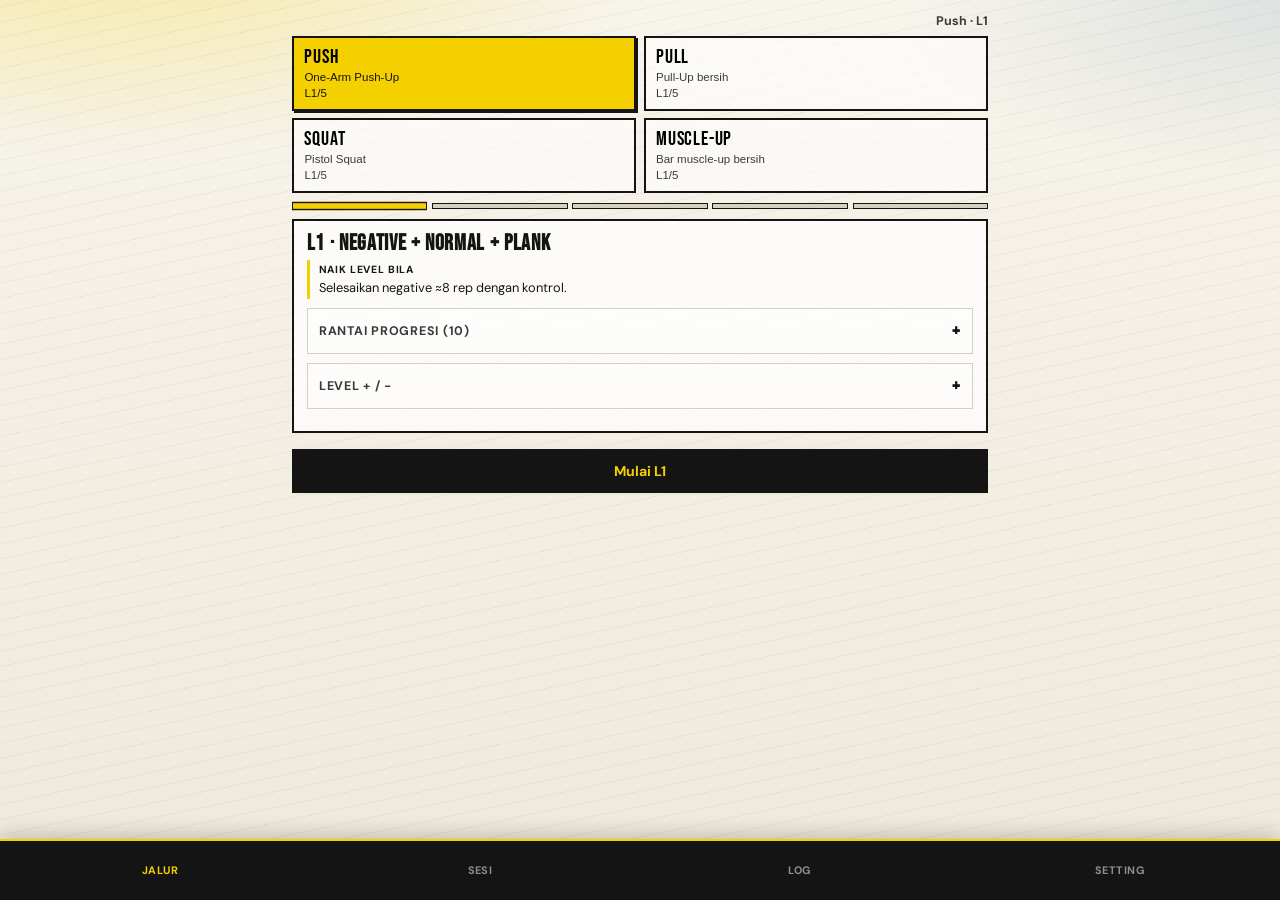
<file: index.html>
<!DOCTYPE html>
<html lang="id">
<head>
  <meta charset="UTF-8" />
  <meta name="viewport" content="width=device-width, initial-scale=1, viewport-fit=cover" />
  <meta name="theme-color" content="#f5d000" />
  <meta name="description" content="Tracker progresi calisthenics: Push, Pull, Squat, Muscle-up." />
  <meta name="apple-mobile-web-app-capable" content="yes" />
  <meta name="apple-mobile-web-app-status-bar-style" content="default" />
  <meta name="apple-mobile-web-app-title" content="Calisthenics" />
  <meta name="mobile-web-app-capable" content="yes" />
  <title>Calisthenics Tracker</title>
  <link rel="manifest" href="manifest.webmanifest" />
  <link rel="icon" type="image/png" sizes="192x192" href="icons/icon-192.png" />
  <link rel="apple-touch-icon" href="icons/icon-180.png" />
  <link rel="preconnect" href="https://fonts.googleapis.com" />
  <link rel="preconnect" href="https://fonts.gstatic.com" crossorigin />
  <link href="https://fonts.googleapis.com/css2?family=Bebas+Neue&family=DM+Sans:ital,opsz,wght@0,9..40,400;0,9..40,500;0,9..40,700;1,9..40,400&display=swap" rel="stylesheet" />
  <link rel="stylesheet" href="css/main.css" />
</head>
<body>
  <div class="app">
    <header class="hero">
      <div class="hero-level" id="heroLevel">L1</div>
    </header>

    <!-- HOME -->
    <section id="panel-home" class="panel active" role="tabpanel">
      <div class="path-grid" id="pathGrid"></div>
      <div id="pathDetail"></div>
    </section>

    <!-- WORKOUT -->
    <section id="panel-workout" class="panel" role="tabpanel">
      <div id="workoutView"></div>
    </section>

    <!-- HISTORY -->
    <section id="panel-history" class="panel" role="tabpanel">
      <div class="panel-head"><h2>Riwayat</h2></div>
      <div id="historyCalendar" class="log-calendar" aria-label="Kalender latihan"></div>
      <div id="historyList"></div>
      <div class="actions history-actions">
        <button type="button" class="btn secondary" id="btnExportHistory">Export</button>
        <button type="button" class="btn secondary" id="btnImportHistory">Import</button>
        <button type="button" class="btn ghost" id="btnReset">Reset data</button>
        <input type="file" id="importHistoryFile" accept="application/json,.json" hidden />
      </div>
    </section>

    <!-- SETTINGS -->
    <section id="panel-settings" class="panel" role="tabpanel">
      <div class="panel-head"><h2 id="settingsTitle">Setting</h2></div>
      <div id="settingsMenu" class="settings-menu"></div>
      <div id="settingsDashboard" class="settings-sub" hidden></div>
      <div id="settingsSchedule" class="settings-sub" hidden>
        <div class="schedule-options" id="scheduleOptions"></div>
        <div id="weekPreview"></div>
        <div id="baselineBlock" style="margin-top:0.65rem"></div>
      </div>
      <div id="settingsAbout" class="settings-sub about-card" hidden></div>
    </section>

  </div>

  <nav class="tabs" role="tablist" aria-label="Navigasi utama">
    <button class="tab" role="tab" aria-selected="true" data-tab="home">Jalur</button>
    <button class="tab" role="tab" aria-selected="false" data-tab="workout">Sesi</button>
    <button class="tab" role="tab" aria-selected="false" data-tab="history">Log</button>
    <button class="tab" role="tab" aria-selected="false" data-tab="settings">Setting</button>
  </nav>

  <div class="rest-bar" id="restBar" aria-live="polite">
    <div>
      <div class="rest-label">Istirahat</div>
      <div class="rest-time" id="restTime">0:00</div>
    </div>
    <div class="rest-actions">
      <button type="button" class="btn secondary" id="restSkip" style="background:var(--yellow);color:var(--ink)">Selesai</button>
      <button type="button" class="btn ghost" id="restAdd" style="color:var(--paper);border-color:#555">+30s</button>
    </div>
  </div>

  <div class="toast" id="toast" role="status"></div>

  <script type="module" src="js/main.js"></script>
</body>
</html>
</file>
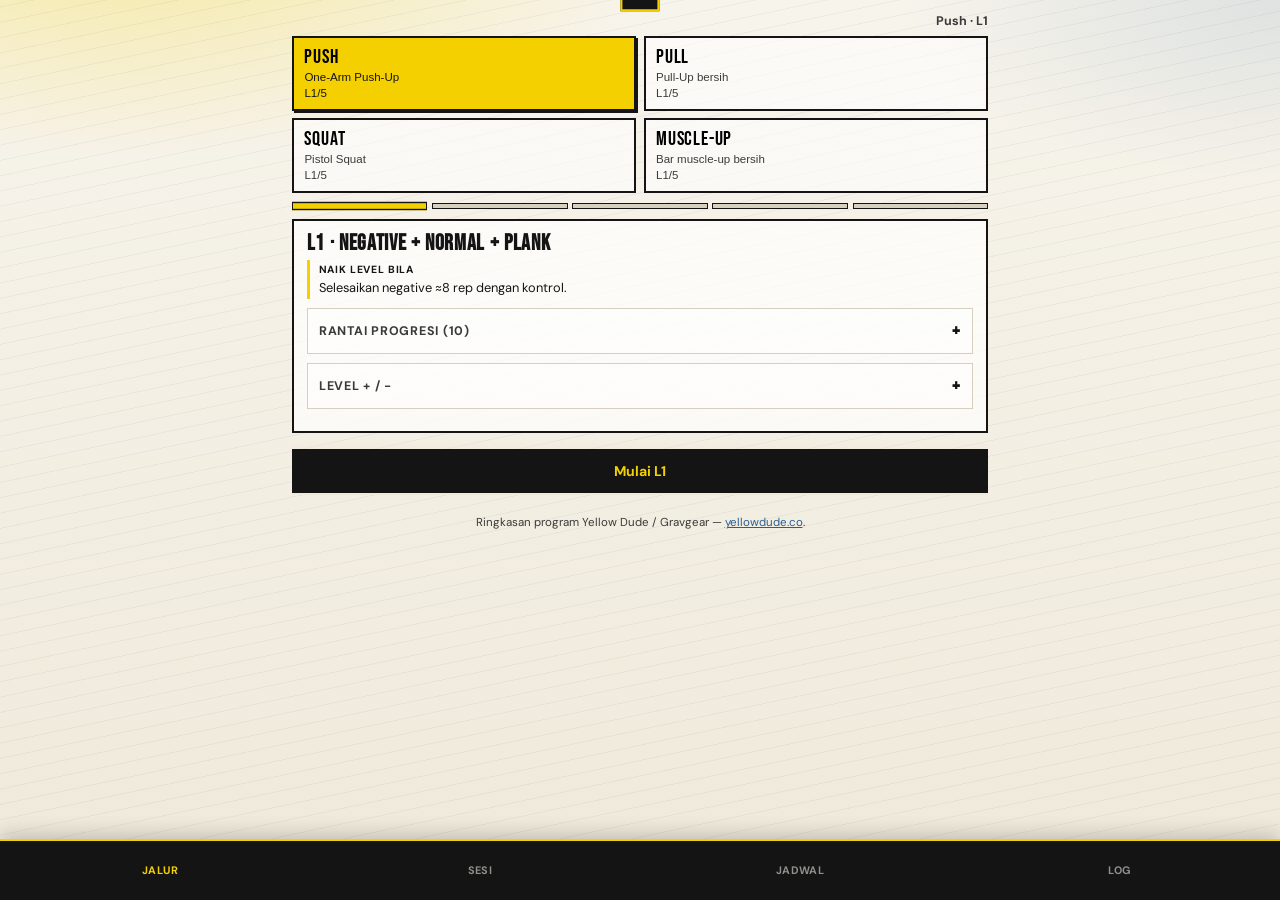
<file: app/index.html>
<!DOCTYPE html>
<html lang="id">
<head>
  <meta charset="UTF-8" />
  <meta name="viewport" content="width=device-width, initial-scale=1, viewport-fit=cover" />
  <meta name="theme-color" content="#f5d000" />
  <meta name="apple-mobile-web-app-capable" content="yes" />
  <meta name="apple-mobile-web-app-status-bar-style" content="default" />
  <meta name="mobile-web-app-capable" content="yes" />
  <title>Yellow Dude — Program Tracker</title>
  <link rel="preconnect" href="https://fonts.googleapis.com" />
  <link rel="preconnect" href="https://fonts.gstatic.com" crossorigin />
  <link href="https://fonts.googleapis.com/css2?family=Bebas+Neue&family=DM+Sans:ital,opsz,wght@0,9..40,400;0,9..40,500;0,9..40,700;1,9..40,400&display=swap" rel="stylesheet" />
  <style>
    :root {
      --ink: #141414;
      --ink-soft: #3a3a3a;
      --paper: #f7f4ec;
      --paper-2: #efe9da;
      --line: #d6d0c0;
      --yellow: #f5d000;
      --yellow-deep: #e0b800;
      --signal: #1f6b4a;
      --alert: #b84a2b;
      --rest: #2a5f8f;
      --shadow: 0 1px 0 rgba(20, 20, 20, 0.06);
      --radius: 10px;
      --font-display: "Bebas Neue", Impact, sans-serif;
      --font-body: "DM Sans", sans-serif;
      --max: 720px;
    }

    * { box-sizing: border-box; }
    html { scroll-behavior: smooth; -webkit-text-size-adjust: 100%; }
    body {
      margin: 0;
      min-height: 100vh;
      min-height: 100dvh;
      font-family: var(--font-body);
      color: var(--ink);
      background:
        radial-gradient(ellipse 80% 50% at 10% -10%, rgba(245, 208, 0, 0.35), transparent 55%),
        radial-gradient(ellipse 60% 40% at 100% 0%, rgba(42, 95, 143, 0.12), transparent 50%),
        linear-gradient(180deg, var(--paper) 0%, var(--paper-2) 100%);
      -webkit-tap-highlight-color: rgba(245, 208, 0, 0.25);
      touch-action: manipulation;
    }

    body::before {
      content: "";
      position: fixed;
      inset: 0;
      pointer-events: none;
      opacity: 0.04;
      background-image: repeating-linear-gradient(
        -12deg,
        transparent,
        transparent 14px,
        var(--ink) 14px,
        var(--ink) 15px
      );
      z-index: 0;
    }

    .app {
      position: relative;
      z-index: 1;
      max-width: var(--max);
      margin: 0 auto;
      padding:
        calc(0.65rem + env(safe-area-inset-top))
        calc(0.75rem + env(safe-area-inset-right))
        calc(5.75rem + env(safe-area-inset-bottom))
        calc(0.75rem + env(safe-area-inset-left));
    }

    /* —— Top status —— */
    .hero {
      padding: 0.15rem 0 0.45rem;
      display: flex;
      align-items: center;
      justify-content: flex-end;
    }
    .hero-level {
      font-size: 0.78rem;
      font-weight: 700;
      color: var(--ink-soft);
      white-space: nowrap;
    }

    /* —— Bottom nav —— */
    .tabs {
      position: fixed;
      left: 0;
      right: 0;
      bottom: 0;
      z-index: 30;
      display: flex;
      gap: 0;
      margin: 0;
      padding:
        0.35rem
        env(safe-area-inset-right)
        calc(0.35rem + env(safe-area-inset-bottom))
        env(safe-area-inset-left);
      background: var(--ink);
      border-top: 2px solid var(--yellow);
      box-shadow: 0 -4px 20px rgba(0,0,0,0.2);
    }
    .tabs::-webkit-scrollbar { display: none; }
    .tab {
      flex: 1 1 0;
      min-height: 48px;
      border: 0;
      background: transparent;
      color: rgba(247, 244, 236, 0.55);
      font-family: var(--font-body);
      font-weight: 700;
      font-size: 0.68rem;
      letter-spacing: 0.04em;
      text-transform: uppercase;
      padding: 0.35rem 0.2rem;
      cursor: pointer;
    }
    .tab[aria-selected="true"] {
      background: transparent;
      color: var(--yellow);
    }

    .panel { display: none; }
    .panel.active { display: block; }

    h2 {
      font-family: var(--font-display);
      font-size: 1.55rem;
      letter-spacing: 0.03em;
      margin: 0 0 0.25rem;
      line-height: 1;
    }
    .section-lead {
      display: none;
    }
    .panel-head {
      display: flex;
      align-items: baseline;
      justify-content: space-between;
      gap: 0.5rem;
      margin-bottom: 0.65rem;
    }
    .panel-head h2 { margin: 0; }

    /* —— Path picker —— */
    .path-grid {
      display: grid;
      grid-template-columns: 1fr 1fr;
      gap: 0.45rem;
      margin-bottom: 0.65rem;
    }
    .path-btn {
      text-align: left;
      border: 2px solid var(--ink);
      background: rgba(255, 255, 255, 0.55);
      padding: 0.55rem 0.65rem;
      cursor: pointer;
      min-height: 64px;
    }
    .path-btn.active {
      background: var(--yellow);
      box-shadow: 2px 2px 0 var(--ink);
    }
    .path-btn .code {
      font-family: var(--font-display);
      font-size: 1.25rem;
      letter-spacing: 0.04em;
      display: block;
      line-height: 1;
      margin-bottom: 0.15rem;
    }
    .path-btn .meta {
      font-size: 0.72rem;
      color: var(--ink-soft);
      line-height: 1.25;
    }
    .path-btn.active .meta { color: var(--ink); }
    .path-btn .meta .rest-warn { color: var(--alert); font-weight: 700; }

    .status-row { display: none; }
    .pill-stat {
      border: 1.5px solid var(--ink);
      padding: 0.25rem 0.5rem;
      background: rgba(255,255,255,0.5);
      font-weight: 500;
      font-size: 0.8rem;
    }

    /* —— Level —— */
    .level-track {
      display: flex;
      gap: 0.3rem;
      margin: 0 0 0.65rem;
    }
    .level-dot {
      flex: 1;
      height: 6px;
      background: var(--line);
      border: 1.5px solid var(--ink);
    }
    .level-dot.done { background: var(--signal); }
    .level-dot.current {
      background: var(--yellow);
      transform: scaleY(1.4);
    }

    .level-card {
      border: 2px solid var(--ink);
      background: rgba(255, 255, 255, 0.7);
      padding: 0.75rem 0.8rem 0.85rem;
      margin-bottom: 0.5rem;
    }
    .level-card h3 {
      font-family: var(--font-display);
      font-size: 1.35rem;
      margin: 0 0 0.25rem;
      letter-spacing: 0.03em;
      line-height: 1.05;
    }
    .level-card > p {
      margin: 0 0 0.5rem;
      color: var(--ink-soft);
      font-size: 0.8rem;
      line-height: 1.35;
    }
    .criteria {
      border-left: 3px solid var(--yellow);
      padding: 0.2rem 0 0.2rem 0.55rem;
      font-size: 0.8rem;
      line-height: 1.35;
      margin-bottom: 0.55rem;
    }
    .criteria strong { display: block; font-size: 0.65rem; text-transform: uppercase; letter-spacing: 0.08em; margin-bottom: 0.1rem; }

    details.fold {
      border: 1.5px solid var(--line);
      background: rgba(255,255,255,0.4);
      margin-bottom: 0.55rem;
    }
    details.fold > summary {
      list-style: none;
      cursor: pointer;
      font-size: 0.78rem;
      font-weight: 700;
      text-transform: uppercase;
      letter-spacing: 0.06em;
      padding: 0.65rem 0.7rem;
      color: var(--ink-soft);
      display: flex;
      justify-content: space-between;
      align-items: center;
      min-height: 44px;
    }
    details.fold > summary::-webkit-details-marker { display: none; }
    details.fold > summary::after { content: "+"; font-family: var(--font-display); font-size: 1.2rem; color: var(--ink); }
    details.fold[open] > summary::after { content: "−"; }
    details.fold .fold-body { padding: 0 0.55rem 0.55rem; }

    .sticky-cta {
      position: sticky;
      bottom: calc(3.6rem + env(safe-area-inset-bottom));
      z-index: 15;
      display: flex;
      gap: 0.4rem;
      padding: 0.45rem 0 0.15rem;
      background: linear-gradient(180deg, transparent, var(--paper-2) 28%);
    }
    .sticky-cta .btn { flex: 1; }
    .sticky-cta .btn.iconish { flex: 0 0 auto; min-width: 48px; padding-left: 0.65rem; padding-right: 0.65rem; }

    .chain {
      list-style: none;
      margin: 0 0 1rem;
      padding: 0;
      counter-reset: step;
    }
    .chain li {
      counter-increment: step;
      display: flex;
      gap: 0.65rem;
      align-items: baseline;
      padding: 0.4rem 0;
      border-bottom: 1px dashed var(--line);
      font-size: 0.9rem;
    }
    .chain li::before {
      content: counter(step);
      font-family: var(--font-display);
      font-size: 1.15rem;
      min-width: 1.4rem;
      color: var(--ink-soft);
    }

    .chain-block { margin: 0; }
    .chain-table-wrap {
      border: 1.5px solid var(--ink);
      background: rgba(255, 255, 255, 0.55);
      overflow: hidden;
      max-height: 40vh;
      overflow-y: auto;
      -webkit-overflow-scrolling: touch;
    }
    .chain-table {
      width: 100%;
      border-collapse: collapse;
      font-size: 0.82rem;
    }
    .chain-table thead { display: none; }
    .chain-table tr {
      display: grid;
      grid-template-columns: 1.8rem 1fr;
      gap: 0 0.3rem;
      padding: 0.45rem 0.5rem;
      border-bottom: 1px solid var(--line);
    }
    .chain-table tr:last-child { border-bottom: 0; }
    .chain-table td {
      border: 0;
      padding: 0;
      vertical-align: top;
      line-height: 1.3;
    }
    .chain-table td:first-child { grid-row: 1 / span 2; }
    .chain-table td:nth-child(3) { grid-column: 2; }
    .chain-table .num {
      font-family: var(--font-display);
      font-size: 1.05rem;
      color: var(--ink-soft);
      line-height: 1;
      display: block;
    }
    .chain-table .move-name {
      font-weight: 700;
      font-size: 0.84rem;
      display: inline;
    }
    .chain-table .move-desc {
      display: none;
      color: var(--ink-soft);
      font-size: 0.75rem;
      line-height: 1.35;
      margin-top: 0.15rem;
    }
    details.fold[open] .chain-table .move-desc { display: block; }
    .chain-table tr.is-focus { background: rgba(245, 208, 0, 0.3); }
    .chain-table tr.is-focus .num { color: var(--ink); }
    .chain-table tr.is-done .num { color: var(--signal); }
    .chain-table tr.is-done .move-name { color: var(--ink-soft); font-weight: 500; }
    .chain-badge {
      display: inline-block;
      margin-left: 0.3rem;
      vertical-align: middle;
      font-size: 0.58rem;
      font-weight: 700;
      letter-spacing: 0.05em;
      text-transform: uppercase;
      border: 1px solid var(--ink);
      background: var(--yellow);
      padding: 0.08rem 0.28rem;
      line-height: 1.2;
    }
    .chain-table tr.is-done .chain-badge {
      background: transparent;
      color: var(--signal);
      border-color: var(--signal);
    }

    .actions {
      display: flex;
      flex-wrap: wrap;
      gap: 0.5rem;
    }
    .btn {
      border: 2px solid var(--ink);
      background: var(--ink);
      color: var(--yellow);
      font-family: var(--font-body);
      font-weight: 700;
      font-size: 0.88rem;
      min-height: 44px;
      padding: 0.7rem 1rem;
      cursor: pointer;
      transition: transform 0.12s, background 0.2s;
    }
    .btn:hover { transform: translateY(-1px); }
    .btn:active { transform: translateY(1px); }
    .btn.secondary {
      background: transparent;
      color: var(--ink);
    }
    .btn.secondary:hover { background: rgba(245, 208, 0, 0.3); }
    .btn.ghost {
      background: transparent;
      color: var(--ink-soft);
      border-color: var(--line);
    }
    .btn:disabled {
      opacity: 0.45;
      cursor: not-allowed;
      transform: none;
    }

    /* —— Workout —— */
    .session-top {
      display: flex;
      align-items: center;
      justify-content: space-between;
      gap: 0.5rem;
      margin-bottom: 0.45rem;
    }
    .session-top h2 { margin: 0; font-size: 1.4rem; }
    .session-progress {
      margin: 0 0 0.55rem;
      font-size: 0.78rem;
      font-weight: 700;
    }
    .session-progress .bar { margin-top: 0.3rem; }

    .exercise-list { display: flex; flex-direction: column; gap: 0.35rem; }
    .exercise {
      border: 2px solid var(--ink);
      background: rgba(255,255,255,0.7);
      transition: background 0.2s, opacity 0.2s;
    }
    .exercise:not(.open) {
      opacity: 0.72;
    }
    .exercise.done {
      background: rgba(31, 107, 74, 0.12);
      opacity: 0.55;
    }
    .exercise.open {
      opacity: 1;
      box-shadow: 2px 2px 0 var(--ink);
    }
    .exercise-head {
      display: flex;
      gap: 0.55rem;
      align-items: center;
      padding: 0.55rem 0.65rem;
      cursor: pointer;
      width: 100%;
      border: 0;
      background: transparent;
      text-align: left;
      font: inherit;
      color: inherit;
      min-height: 48px;
    }
    .check {
      width: 1.45rem;
      height: 1.45rem;
      border: 2px solid var(--ink);
      flex-shrink: 0;
      display: grid;
      place-items: center;
      background: #fff;
    }
    .exercise.done .check {
      background: var(--signal);
      border-color: var(--signal);
    }
    .exercise.done .check::after {
      content: "";
      width: 0.35rem;
      height: 0.65rem;
      border: solid #fff;
      border-width: 0 2.5px 2.5px 0;
      transform: rotate(45deg) translate(-1px, -1px);
    }
    .ex-title { font-weight: 700; font-size: 0.92rem; margin: 0 0 0.1rem; line-height: 1.2; }
    .ex-meta { font-size: 0.72rem; color: var(--ink-soft); margin: 0; line-height: 1.25; }
    .ex-desc {
      margin: 0 0 0.45rem;
      font-size: 0.82rem;
      line-height: 1.4;
      color: var(--ink);
      border-left: 3px solid var(--yellow);
      padding-left: 0.55rem;
    }
    .ex-cues {
      margin: 0 0 0.45rem;
      padding: 0;
      list-style: none;
      font-size: 0.75rem;
      color: var(--ink-soft);
      line-height: 1.35;
    }
    .ex-cues li {
      padding: 0.12rem 0 0.12rem 0.85rem;
      position: relative;
    }
    .ex-cues li::before {
      content: "";
      position: absolute;
      left: 0;
      top: 0.45em;
      width: 0.35rem;
      height: 0.35rem;
      background: var(--yellow);
      border: 1px solid var(--ink);
    }
    .ex-body {
      padding: 0 0.65rem 0.7rem;
      display: none;
      border-top: 1px solid var(--line);
      padding-top: 0.55rem;
    }
    .exercise.open .ex-body { display: block; }
    .ex-fields {
      display: grid;
      grid-template-columns: 1fr 1.2fr 0.9fr;
      gap: 0.35rem;
      margin-bottom: 0.4rem;
    }
    .ex-quick {
      display: flex;
      gap: 0.35rem;
      margin-top: 0.35rem;
    }
    .ex-quick .btn { flex: 1; min-height: 42px; font-size: 0.8rem; padding: 0.5rem 0.4rem; }
    .note-input { min-height: 2.2rem; }

    .schedule-options label {
      padding: 0.65rem !important;
    }
    .schedule-options span { font-size: 0.78rem !important; }
    .week-chip-row {
      display: flex;
      flex-wrap: wrap;
      gap: 0.3rem;
    }
    .week-chip {
      border: 1.5px solid var(--ink);
      background: rgba(255,255,255,0.6);
      padding: 0.3rem 0.45rem;
      font-size: 0.72rem;
      line-height: 1.2;
    }
    .week-chip strong { display: block; font-size: 0.65rem; text-transform: uppercase; letter-spacing: 0.04em; }

    @media (min-width: 720px) {
      .section-lead { display: block; margin: 0 0 0.75rem; font-size: 0.9rem; color: var(--ink-soft); }
      .chain-table .move-desc { display: block; }
    }
    label.field {
      display: flex;
      flex-direction: column;
      gap: 0.2rem;
      font-size: 0.7rem;
      text-transform: uppercase;
      letter-spacing: 0.06em;
      font-weight: 700;
      color: var(--ink-soft);
    }
    label.field input, label.field textarea, .note-input {
      font: inherit;
      font-size: 16px; /* cegah auto-zoom iOS */
      font-weight: 500;
      text-transform: none;
      letter-spacing: 0;
      border: 1.5px solid var(--ink);
      padding: 0.55rem 0.5rem;
      background: #fff;
      color: var(--ink);
      width: 100%;
      border-radius: 0;
    }
    .note-input { min-height: 2.5rem; resize: vertical; }

    /* —— Rest timer —— */
    .rest-bar {
      position: fixed;
      left: 0;
      right: 0;
      bottom: calc(3.35rem + env(safe-area-inset-bottom));
      z-index: 35;
      background: var(--ink);
      color: var(--paper);
      padding: 0.65rem 0.85rem;
      display: none;
      align-items: center;
      justify-content: space-between;
      flex-wrap: nowrap;
      gap: 0.6rem;
      border-top: 2px solid var(--yellow);
      animation: slideUp 0.3s ease both;
    }
    .rest-bar.on { display: flex; }
    .rest-time {
      font-family: var(--font-display);
      font-size: 2rem;
      letter-spacing: 0.06em;
      color: var(--yellow);
      min-width: 3.8rem;
      text-align: left;
      font-variant-numeric: tabular-nums;
      line-height: 1;
    }
    .rest-label { font-size: 0.68rem; text-transform: uppercase; letter-spacing: 0.1em; opacity: 0.75; }
    .rest-actions { display: flex; gap: 0.35rem; }
    .rest-actions .btn { min-height: 40px; font-size: 0.78rem; padding: 0.4rem 0.65rem; }

    .bar {
      height: 5px;
      background: var(--line);
      border: 1.5px solid var(--ink);
      overflow: hidden;
    }
    .bar > i {
      display: block;
      height: 100%;
      width: 0%;
      background: var(--yellow);
      transition: width 0.35s ease;
    }

    /* —— History / schedule —— */
    .log-item {
      border-bottom: 1px solid var(--line);
      padding: 0.5rem 0;
      font-size: 0.84rem;
    }
    .log-item time {
      font-weight: 700;
      display: block;
      margin-bottom: 0.1rem;
      font-size: 0.75rem;
      color: var(--ink-soft);
    }
    .empty {
      color: var(--ink-soft);
      font-size: 0.85rem;
      padding: 0.75rem 0;
    }

    .schedule-options {
      display: grid;
      gap: 0.4rem;
      margin-bottom: 0.65rem;
    }
    .schedule-options label {
      display: flex;
      gap: 0.7rem;
      align-items: flex-start;
      border: 2px solid var(--ink);
      padding: 0.85rem;
      background: rgba(255,255,255,0.55);
      cursor: pointer;
      transition: background 0.2s;
    }
    .schedule-options label:has(input:checked) {
      background: rgba(245, 208, 0, 0.35);
      box-shadow: 3px 3px 0 var(--ink);
    }
    .schedule-options input { margin-top: 0.2rem; accent-color: var(--ink); }
    .schedule-options strong { display: block; margin-bottom: 0.2rem; }
    .schedule-options span { font-size: 0.85rem; color: var(--ink-soft); line-height: 1.4; }

    .baseline {
      list-style: none;
      margin: 0;
      padding: 0;
    }
    .baseline li {
      display: flex;
      gap: 0.65rem;
      align-items: center;
      padding: 0.55rem 0;
      border-bottom: 1px dashed var(--line);
      font-size: 0.92rem;
    }
    .baseline input {
      width: 1.15rem;
      height: 1.15rem;
      accent-color: var(--signal);
    }

    .toast {
      position: fixed;
      top: 1rem;
      left: 50%;
      transform: translateX(-50%) translateY(-120%);
      background: var(--ink);
      color: var(--yellow);
      padding: 0.65rem 1.1rem;
      font-weight: 700;
      font-size: 0.88rem;
      z-index: 40;
      transition: transform 0.3s ease;
      border: 2px solid var(--yellow);
      max-width: 90vw;
      text-align: center;
    }
    .toast.show { transform: translateX(-50%) translateY(0); }

    .footer-note {
      margin-top: 1.25rem;
      margin-bottom: 0.25rem;
      font-size: 0.72rem;
      color: var(--ink-soft);
      line-height: 1.4;
      text-align: center;
    }
    .footer-note a { color: var(--rest); }

    @keyframes rise {
      from { opacity: 0; transform: translateY(12px); }
      to { opacity: 1; transform: translateY(0); }
    }
    @keyframes slideUp {
      from { transform: translateY(100%); }
      to { transform: translateY(0); }
    }

    @media (prefers-reduced-motion: reduce) {
      *, *::before, *::after {
        animation-duration: 0.01ms !important;
        transition-duration: 0.01ms !important;
      }
    }
  </style>
</head>
<body>
  <div class="app">
    <header class="hero">
      <div class="hero-level" id="heroLevel">L1</div>
    </header>

    <!-- HOME -->
    <section id="panel-home" class="panel active" role="tabpanel">
      <div class="path-grid" id="pathGrid"></div>
      <div id="pathDetail"></div>
    </section>

    <!-- WORKOUT -->
    <section id="panel-workout" class="panel" role="tabpanel">
      <div id="workoutView"></div>
    </section>

    <!-- SCHEDULE -->
    <section id="panel-schedule" class="panel" role="tabpanel">
      <div class="panel-head"><h2>Jadwal</h2></div>
      <div class="schedule-options" id="scheduleOptions"></div>
      <div id="weekPreview"></div>
      <div id="baselineBlock" style="margin-top:0.65rem"></div>
    </section>

    <!-- HISTORY -->
    <section id="panel-history" class="panel" role="tabpanel">
      <div class="panel-head"><h2>Riwayat</h2></div>
      <div id="historyList"></div>
      <div class="actions" style="margin-top:0.65rem">
        <button type="button" class="btn ghost" id="btnReset">Reset data</button>
      </div>
    </section>

    <p class="footer-note">
      Ringkasan program Yellow Dude / Gravgear —
      <a href="https://yellowdude.co" target="_blank" rel="noopener">yellowdude.co</a>.
    </p>
  </div>

  <nav class="tabs" role="tablist" aria-label="Navigasi utama">
    <button class="tab" role="tab" aria-selected="true" data-tab="home">Jalur</button>
    <button class="tab" role="tab" aria-selected="false" data-tab="workout">Sesi</button>
    <button class="tab" role="tab" aria-selected="false" data-tab="schedule">Jadwal</button>
    <button class="tab" role="tab" aria-selected="false" data-tab="history">Log</button>
  </nav>

  <div class="rest-bar" id="restBar" aria-live="polite">
    <div>
      <div class="rest-label">Istirahat</div>
      <div class="rest-time" id="restTime">0:00</div>
    </div>
    <div class="rest-actions">
      <button type="button" class="btn secondary" id="restSkip" style="background:var(--yellow);color:var(--ink)">Selesai</button>
      <button type="button" class="btn ghost" id="restAdd" style="color:var(--paper);border-color:#555">+30s</button>
    </div>
  </div>

  <div class="toast" id="toast" role="status"></div>

  <script>
    const STORAGE_KEY = "yd-calisthenics-tracker-v1";

    /** Deskripsi gerakan (ringkas) — dipakai di rantai progresi & sesi */
    const MOVE_GUIDE = {
      "plank hold": {
        desc: "Tahan posisi tubuh lurus seperti papan untuk melatih core, bahu, dan glute. Fondasi kontrol tubuh sebelum push-up.",
        cues: ["Badan satu garis kepala-tumit", "Scapula protracted (dorong lantai)", "Jangan biarkan pinggang melorot atau naik (pike)"],
      },
      "scapula push-ups": {
        desc: "Lengan tetap lurus; gerakan hanya dari shoulder blade. Melatih stabilitas bahu untuk push-up yang aman.",
        cues: ["Lengan terkunci lurus", "Retraksi lalu protraksi scapula", "Core tetap kencang"],
      },
      "negative push-ups": {
        desc: "Fokus fase turun (eksentrik) secara lambat untuk membangun kekuatan sebelum push-up penuh.",
        cues: ["Turun 3-5 detik merata", "Dada mendekati lantai dengan kontrol", "Naik boleh dibantu lutut / dorong ke atas"],
      },
      "normal push-ups": {
        desc: "Push-up standar: tubuh lurus, tangan selebar bahu. Gerakan dasar kekuatan dorong tubuh.",
        cues: ["Siku ~45° dari badan", "Core & glute aktif", "Dada hampir menyentuh lantai"],
      },
      "wide push-ups": {
        desc: "Tangan lebih lebar dari bahu untuk menekankan dada dan bahu depan.",
        cues: ["Tangan lebih lebar dari bahu", "Jaga garis tubuh", "Jangan biarkan bahu collaps"],
      },
      "diamond push-ups": {
        desc: "Tangan rapat membentuk 'berlian'; beban lebih ke trisep dan dada dalam.",
        cues: ["Ibu jari & telunjuk saling dekat", "Siku mendekat ke tubuh", "Core tetap kencang"],
      },
      "tricep extensions": {
        desc: "Variasi dorong yang menekankan ekstensi siku untuk memperkuat trisep sebagai pendukung OAPU.",
        cues: ["Gerakan dari siku, bukan bahu", "ROM penuh yang nyaman", "Jaga tulang belakang netral"],
      },
      "explosive push-ups": {
        desc: "Push-up eksplosif untuk power. Dorong keras hingga tangan lepas / clap jika mampu.",
        cues: ["Turun terkontrol, dorong cepat", "Mendarat dengan siku sedikit tekuk", "Mulai tanpa clap jika perlu"],
      },
      "archer push-ups": {
        desc: "Satu lengan bekerja lebih berat sementara lengan lain melurus; jembatan menuju one-arm push-up.",
        cues: ["Beban di lengan yang menekuk", "Lengan 'bow' hampir lurus", "Ganti sisi merata"],
      },
      "one-arm push-ups": {
        desc: "Push-up satu lengan. Stance kaki lebar membantu balance; core harus sangat stabil.",
        cues: ["Kaki lebar untuk stabilitas", "Bahu relatif sejajar (miring sedikit OK)", "Hindari rotasi berlebih"],
      },
      "warm-up: band pull-aparts / pull-downs": {
        desc: "Pemanasan bahu & punggung dengan band: pull-apart overhead/horizontal dan pull-down.",
        cues: ["Bahu turun, jangan shrug", "Kontrol tarikan & kembali", "Band ringan, fokus aktivasi"],
      },
      "bent-over rows": {
        desc: "Tarikan horizontal (barbell/band) untuk membangun kekuatan punggung sebelum pull-up.",
        cues: ["Punggung netral, hing hing", "Tarik ke tulang rusuk bawah", "Scapula retraksi di puncak"],
      },
      "passive hang": {
        desc: "Gantung santai dengan lengan lurus untuk grip, bahu, dan toleransi hang.",
        cues: ["Pakai semua jari termasuk kelingking", "Bahu rileks (active/passive sesuai tujuan)", "Kaki rileks, napas tenang"],
      },
      "scapula pull-ups": {
        desc: "Dari dead hang, gerakkan hanya scapula (retraction + depression) tanpa menekuk siku.",
        cues: ["Lengan tetap lurus", "Tarik bahu ke bawah-belakang", "Kontrol turun ke hang pasif"],
      },
      "australian pull-ups": {
        desc: "Inverted row di bar rendah. Semakin horizontal tubuh, semakin sulit.",
        cues: ["Badan lurus seperti papan", "Tarik dada ke bar", "Atur sudut kaki untuk progresi"],
      },
      "negative pull-ups": {
        desc: "Mulai di atas bar, turun lambat ke hang. Membangun kekuatan eksentrik menuju pull-up.",
        cues: ["Turun 5-10 detik", "Kontrol sepanjang ROM", "Naik bisa lompat / step-up"],
      },
      "band-assisted pull-ups": {
        desc: "Pull-up dengan bantuan resistance band. Kurangi ketebalan band seiring kuat.",
        cues: ["Dead hang penuh di bawah", "Tarik dada ke bar", "Jangan kick berlebihan"],
      },
      "pull-ups": {
        desc: "Pull-up penuh dari dead hang hingga dagu melewati bar, dengan kontrol.",
        cues: ["Mulai dead hang", "Core kencang (hindari swing besar)", "Turun penuh tiap rep"],
      },
      "australian + scapula (superset)": {
        desc: "Superset: Australian pull-up lalu scapula pull-up tanpa istirahat antar keduanya.",
        cues: ["Australian dulu untuk volume", "Scapula untuk kontrol bahu", "Istirahat hanya setelah keduanya"],
      },
      "bodyweight squats": {
        desc: "Squat dua kaki standar untuk pola gerak, volume, dan daya tahan kaki.",
        cues: ["Beban di tengah kaki (lebih ke tumit)", "Lutut sejajar jari kaki", "Dada tetap terbuka"],
      },
      "narrow-stance squats": {
        desc: "Squat dengan stance sempit untuk menuntut kontrol balance dan mobilitas lebih tinggi.",
        cues: ["Kaki lebih rapat dari biasa", "Jaga tumit mentok lantai", "Turun terkontrol"],
      },
      "deep squats": {
        desc: "Squat dalam (di bawah parallel) untuk ROM dan kekuatan di posisi rendah. Jika kaku, utamakan mobility.",
        cues: ["Turun sedalam yang aman", "Punggung tidak melengkung ekstrem", "Bisa pegang beban ringan untuk counterbalance"],
      },
      "bulgarian split squats": {
        desc: "Squat satu kaki dengan kaki belakang di elevasi. Melatih kekuatan unilateral.",
        cues: ["Mayoritas beban di kaki depan (~90%)", "Lutut depan mengikuti jari kaki", "Badan sedikit condong ke depan OK"],
      },
      "cossack squats": {
        desc: "Squat lateral ke satu sisi dengan kaki lain lurus. Melatih ROM pinggul dan kekuatan samping.",
        cues: ["Turun ke satu sisi penuh", "Kaki lain tetap lurus / tumit boleh angkat", "Ganti sisi merata"],
      },
      "pistol easier variant (box / assisted / eccentric)": {
        desc: "Variasi lebih mudah menuju pistol: box pistol, dibantu pegangan, atau turun eksentrik lambat.",
        cues: ["Pilih variasi yang formnya bersih", "Lutut tidak collapse ke dalam", "Kaki bebas tidak menyentuh lantai"],
      },
      "pistol easier variant": {
        desc: "Variasi pistol yang dimudahkan (box / assisted / eccentric) untuk volume setelah attempt penuh.",
        cues: ["Kualitas lebih penting dari kedalaman ekstrem", "Tekanan kaki merata (jari-tumit)", "Hindari knee valgus"],
      },
      "pistol squats": {
        desc: "Squat satu kaki penuh dengan kaki lain terangkat. Butuh kekuatan, balance, dan mobilitas.",
        cues: ["Lengan ke depan untuk balance", "Turun & naik terkontrol", "Kaki bebas tidak menyentuh lantai"],
      },
      "standard pull-ups": {
        desc: "Pull-up bersih sebagai fondasi tinggi tarikan untuk muscle-up.",
        cues: ["Rep bersih > volume longgar", "Hollow body membantu stabilitas", "Full hang tiap rep"],
      },
      "chest-to-bar / high pull-ups": {
        desc: "Tarik hingga dada mendekati / menyentuh bar. Melatih tinggi yang dibutuhkan untuk transisi muscle-up.",
        cues: ["Tarik eksplosif ke atas", "Dada ke bar, bukan hanya dagu", "Turun terkontrol"],
      },
      "high / chest-to-bar pull-ups": {
        desc: "Variasi high pull untuk menghubungkan power pull dengan zona transisi.",
        cues: ["Momentum tetap ke atas, bukan ke belakang", "Wajah menghadap depan", "Kaki rapat, hindari kick berlebih"],
      },
      "high pull-ups": {
        desc: "Pull eksplosif setinggi mungkin di atas garis dada untuk membuka ruang flip.",
        cues: ["Power di awal tarikan", "Bar dekat ke tubuh", "Latihan juga dengan jumping pull-up jika perlu"],
      },
      "explosive pull-ups (high)": {
        desc: "Pull-up eksplosif dengan target tinggi maksimal sebelum mencoba muscle-up penuh.",
        cues: ["Dead hang → tarik cepat", "Usahakan sternum ke bar", "Kualitas tiap rep"],
      },
      "band-assisted dips": {
        desc: "Dip di bar/parallel dengan bantuan band untuk membangun kekuatan dorong di atas bar.",
        cues: ["Lutut tetap extended pada band", "Turun hingga bahu ~ setinggi siku", "Jangan shrug berlebih"],
      },
      "negative dips": {
        desc: "Fase turun dip secara lambat untuk kekuatan di posisi bawah (titik kritis muscle-up).",
        cues: ["Turun 3-5+ detik", "Usahakan lebih dalam dari parallel", "Naik boleh dibantu"],
      },
      "straight bar dips": {
        desc: "Dip di satu bar lurus; tubuh bergeser dari condong ke tegak. Spesifik untuk finish muscle-up.",
        cues: ["Mulai dari support di atas bar", "Turun dalam, press ke atas tall", "Bar dekat ke tubuh"],
      },
      "straight bar dips (deep)": {
        desc: "Straight bar dip dengan penekanan kedalaman bahu mendekati bar.",
        cues: ["Bahu mendekati bar di bawah", "Press full lockout", "Kontrol, bukan bounce"],
      },
      "bar lean-overs": {
        desc: "Drill transisi: condongkan dada melewati bar dan latih 'flip' pergelangan / posisi siku di atas bar.",
        cues: ["Mulai dari negative lean jika perlu", "Dada ke depan atas bar", "Hindari chicken-wing satu sisi"],
      },
      "bar lean-overs / assisted muscle-up": {
        desc: "Gabungan drill lean-over dan muscle-up dibantu (band/lompat) untuk menyambung pull-flip-press.",
        cues: ["Tinggi pull dulu, baru flip", "Tekan ke bawah pada bar", "Satu rangkaian mulus"],
      },
      "jumping / band-assisted muscle-ups": {
        desc: "Muscle-up dengan lompatan atau band agar pola gerak penuh terlatih sebelum kekuatan murni cukup.",
        cues: ["Swing/hollow → pull → flip → press", "Bantuan seminimal mungkin", "Full stretch di bawah untuk power"],
      },
      "hollow body hold": {
        desc: "Tahan posisi hollow (punggung bawah ke lantai, kaki & bahu sedikit angkat) untuk core muscle-up.",
        cues: ["Lower back menempel lantai", "Tulang rusuk turun", "Napas tetap mengalir"],
      },
      "hanging leg raise": {
        desc: "Angkat kaki dari hang untuk core kompresi dan kontrol tubuh di bar.",
        cues: ["Minimal swing", "Progress: tuck → straight", "Scapula stabil saat angkat"],
      },
      "hollow + hanging leg raise": {
        desc: "Finisher core: hollow hold dilanjut hanging leg raise.",
        cues: ["Hollow berkualitas dulu", "HLR tanpa mengayun liar", "Istirahat setelah keduanya"],
      },
      "core finisher (hollow / hlr)": {
        desc: "Penutup sesi: hollow hold dan/atau hanging leg raise untuk stamina core.",
        cues: ["Form > jumlah", "Jaga hang aktif", "Akhiri sebelum form rusak"],
      },
      "muscle-up attempts (quality)": {
        desc: "Attempt muscle-up penuh dengan fokus kualitas: swing/hollow → pull keras → lean/flip → press tall.",
        cues: ["Jangan kejar volume jelek", "Reset tiap attempt", "Jika gagal, perbaiki fase yang pecah"],
      },
    };

    function normalizeMoveKey(name) {
      return String(name || "")
        .toLowerCase()
        .replace(/\s+/g, " ")
        .trim();
    }

    function guideFor(name) {
      const key = normalizeMoveKey(name);
      if (MOVE_GUIDE[key]) return MOVE_GUIDE[key];
      // fuzzy: cari key yang terkandung di nama / sebaliknya
      const hit = Object.keys(MOVE_GUIDE).find(
        (k) => key.includes(k) || k.includes(key)
      );
      return hit
        ? MOVE_GUIDE[hit]
        : {
            desc: "Lakukan dengan kontrol penuh. Utamakan form bersih sebelum menambah volume.",
            cues: ["ROM penuh yang aman", "Napas teratur", "Stop jika nyeri tajam"],
          };
    }

    const PROGRAMS = {
      push: {
        id: "push",
        name: "Push",
        goal: "One-Arm Push-Up",
        blurb: "Dari plank & negative hingga OAPU.",
        maxLevel: 5,
        chain: [
          "Plank hold",
          "Scapula push-ups",
          "Negative push-ups",
          "Normal push-ups",
          "Wide push-ups",
          "Diamond push-ups",
          "Tricep extensions",
          "Explosive push-ups",
          "Archer push-ups",
          "One-arm push-ups",
        ],
        levels: {
          1: {
            focus: "Negative + normal + plank",
            advance: "Selesaikan negative ≈8 rep dengan kontrol.",
            exercises: [
              { name: "Negative push-ups", sets: 3, reps: "8", tempo: "4s turun", rest: 120, note: "Turun 3-5 detik, form lurus." },
              { name: "Normal push-ups", sets: 3, reps: "sebisanya", tempo: "2010", rest: 120 },
              { name: "Plank hold", sets: 3, reps: "30-60s", tempo: "hold", rest: 90 },
            ],
          },
          2: {
            focus: "Normal + diamond + plank",
            advance: "≈12 normal push-up form bersih.",
            exercises: [
              { name: "Normal push-ups", sets: 3, reps: "12", tempo: "2010", rest: 120 },
              { name: "Diamond push-ups", sets: 3, reps: "8-10", tempo: "2010", rest: 120 },
              { name: "Plank hold", sets: 3, reps: "60s", tempo: "hold", rest: 90 },
            ],
          },
          3: {
            focus: "Wide / diamond / explosive",
            advance: "Selesaikan semua set/rep level ini.",
            exercises: [
              { name: "Wide push-ups", sets: 3, reps: "8-10", tempo: "2010", rest: 120 },
              { name: "Diamond push-ups", sets: 3, reps: "10-12", tempo: "2010", rest: 120 },
              { name: "Explosive push-ups", sets: 3, reps: "6", tempo: "1010", rest: 120 },
              { name: "Tricep extensions", sets: 3, reps: "8", tempo: "2010", rest: 90 },
            ],
          },
          4: {
            focus: "Archer + volume + plank 60s",
            advance: "Set/rep selesai + plank 1 menit bersih.",
            exercises: [
              { name: "Archer push-ups", sets: 3, reps: "4 / lengan", tempo: "2010", rest: 150 },
              { name: "Diamond push-ups", sets: 3, reps: "10", tempo: "2010", rest: 120 },
              { name: "Normal push-ups", sets: 3, reps: "10", tempo: "2010", rest: 120 },
              { name: "Plank hold", sets: 3, reps: "60s", tempo: "hold", rest: 90 },
            ],
          },
          5: {
            focus: "One-arm push-ups (fokus utama)",
            advance: "Selesaikan routine; naikkan rep OAPU bertahap.",
            exercises: [
              { name: "One-arm push-ups", sets: 4, reps: "2-5 / lengan", tempo: "2010", rest: 180 },
              { name: "Archer push-ups", sets: 3, reps: "4 / lengan", tempo: "2010", rest: 120 },
              { name: "Diamond push-ups", sets: 3, reps: "8", tempo: "2010", rest: 120 },
              { name: "Plank hold", sets: 2, reps: "60s", tempo: "hold", rest: 90 },
            ],
          },
        },
      },
      pull: {
        id: "pull",
        name: "Pull",
        goal: "Pull-Up bersih",
        blurb: "Hang, row, assisted, hingga pull-up penuh.",
        maxLevel: 5,
        chain: [
          "Bent-over rows",
          "Passive hang",
          "Scapula pull-ups",
          "Australian pull-ups",
          "Negative pull-ups",
          "Band-assisted pull-ups",
          "Pull-ups",
        ],
        warmup: ["Banded overhead pull-aparts", "Banded horizontal pull-aparts", "Banded pull-downs"],
        levels: {
          1: {
            focus: "Rows + passive hang",
            advance: "Row ≈30-40 kg sesuai set/rep + hang ~60s.",
            exercises: [
              { name: "Warm-up: band pull-aparts / pull-downs", sets: 2, reps: "12-15", tempo: "smooth", rest: 45 },
              { name: "Bent-over rows", sets: 3, reps: "12-15", tempo: "2010", rest: 180 },
              { name: "Passive hang", sets: 3, reps: "30-60s", tempo: "hold", rest: 90 },
            ],
          },
          2: {
            focus: "Australian + scapula",
            advance: "Australian hampir horizontal, set/rep terpenuhi.",
            exercises: [
              { name: "Australian pull-ups", sets: 3, reps: "10-12", tempo: "2010", rest: 120 },
              { name: "Scapula pull-ups", sets: 3, reps: "10-12", tempo: "2010", rest: 90 },
              { name: "Passive hang", sets: 2, reps: "45-60s", tempo: "hold", rest: 90 },
            ],
          },
          3: {
            focus: "Band-assisted + Australian + scapula",
            advance: "Band tipis (~10 kg) masih cukup untuk target.",
            exercises: [
              { name: "Band-assisted pull-ups", sets: 3, reps: "6-8", tempo: "2010", rest: 150 },
              { name: "Australian pull-ups", sets: 3, reps: "10-12", tempo: "2010", rest: 120 },
              { name: "Scapula pull-ups", sets: 3, reps: "10-12", tempo: "2010", rest: 90 },
            ],
          },
          4: {
            focus: "Negative panjang + assisted",
            advance: "5× negative ~10 detik → siap pull-up penuh.",
            exercises: [
              { name: "Negative pull-ups", sets: 5, reps: "1", tempo: "8-10s turun", rest: 90 },
              { name: "Band-assisted pull-ups", sets: 3, reps: "6-8", tempo: "2010", rest: 150 },
              { name: "Australian pull-ups", sets: 3, reps: "8-10", tempo: "2010", rest: 120 },
              { name: "Passive hang", sets: 2, reps: "30s", tempo: "hold", rest: 60 },
            ],
          },
          5: {
            focus: "Pull-ups + volume pendukung",
            advance: "Naikkan volume bertahap (mis. 3×3 → 3×4).",
            exercises: [
              { name: "Pull-ups", sets: 5, reps: "2-5", tempo: "2010", rest: 180 },
              { name: "Band-assisted pull-ups", sets: 3, reps: "8-10", tempo: "2010", rest: 150 },
              { name: "Australian + scapula (superset)", sets: 3, reps: "8 + 8", tempo: "2010", rest: 150 },
              { name: "Passive hang", sets: 2, reps: "30-45s", tempo: "hold", rest: 60 },
            ],
          },
        },
      },
      squat: {
        id: "squat",
        name: "Squat",
        goal: "Pistol Squat",
        blurb: "Bilateral → unilateral → pistol penuh.",
        maxLevel: 5,
        chain: [
          "Bodyweight squats",
          "Narrow-stance squats",
          "Deep squats",
          "Bulgarian split squats",
          "Cossack squats",
          "Pistol easier variants",
          "Pistol squats",
        ],
        levels: {
          1: {
            focus: "Narrow + deep + BW squat",
            advance: "Routine selesai. Deep sulit? Fokus mobility dulu.",
            exercises: [
              { name: "Narrow-stance squats", sets: 3, reps: "12", tempo: "2010", rest: 120 },
              { name: "Deep squats", sets: 3, reps: "12", tempo: "2010", rest: 120 },
              { name: "Bodyweight squats", sets: 3, reps: "15", tempo: "2010", rest: 90 },
            ],
          },
          2: {
            focus: "Bulgarian + deep / narrow",
            advance: "≈6 Bulgarian split squat per kaki.",
            exercises: [
              { name: "Bulgarian split squats", sets: 3, reps: "6 / kaki", tempo: "3010", rest: 150 },
              { name: "Deep squats", sets: 3, reps: "10", tempo: "3010", rest: 120 },
              { name: "Narrow-stance squats", sets: 3, reps: "10", tempo: "2010", rest: 90 },
            ],
          },
          3: {
            focus: "Cossack + Bulgarian + deep",
            advance: "≈6 Cossack per sisi + sisa workout.",
            exercises: [
              { name: "Cossack squats", sets: 3, reps: "6 / sisi", tempo: "2010", rest: 120 },
              { name: "Bulgarian split squats", sets: 3, reps: "8 / kaki", tempo: "2010", rest: 150 },
              { name: "Deep squats", sets: 3, reps: "10-12", tempo: "3010", rest: 120 },
            ],
          },
          4: {
            focus: "Variasi pistol mudah + unilateral",
            advance: "≈10 rep variasi mudah (atau eccentric ~4s) → coba pistol.",
            exercises: [
              { name: "Pistol easier variant (box / assisted / eccentric)", sets: 3, reps: "8-10 / kaki", tempo: "3010 / 4s", rest: 120 },
              { name: "Cossack squats", sets: 3, reps: "8 / sisi", tempo: "2010", rest: 100 },
              { name: "Bulgarian split squats", sets: 3, reps: "10 / kaki", tempo: "2010", rest: 120 },
              { name: "Deep squats", sets: 2, reps: "12", tempo: "3010", rest: 100 },
            ],
          },
          5: {
            focus: "Pistol + volume pendukung",
            advance: "Target bertahap hingga ~8 pistol per kaki.",
            exercises: [
              { name: "Pistol squats", sets: 3, reps: "3-8 / kaki", tempo: "2020", rest: 150 },
              { name: "Pistol easier variant", sets: 2, reps: "6 / kaki", tempo: "3010", rest: 120 },
              { name: "Cossack squats", sets: 3, reps: "8 / sisi", tempo: "2010", rest: 100 },
              { name: "Deep squats", sets: 3, reps: "10", tempo: "3010", rest: 100 },
            ],
          },
        },
      },
      muscleup: {
        id: "muscleup",
        name: "Muscle-up",
        goal: "Bar muscle-up bersih",
        blurb: "Pull → flip → push. Weekly L1-3 atau 5-level routine.",
        maxLevel: 5,
        chain: [
          "Standard pull-ups",
          "Chest-to-bar / high pull-ups",
          "Band-assisted dips",
          "Negative / straight bar dips",
          "Bar lean-overs",
          "Assisted / jumping muscle-ups",
          "Hollow + hanging leg raise",
          "Full muscle-up",
        ],
        levels: {
          1: {
            focus: "Base — kekuatan & kontrol dasar",
            advance: "Form bersih di semua gerakan; siap naik jika pull & dip stabil.",
            exercises: [
              { name: "Standard pull-ups", sets: 5, reps: "3-5", tempo: "31X1", rest: 90 },
              { name: "Band-assisted dips", sets: 4, reps: "6-8", tempo: "2121", rest: 60 },
              { name: "Bar lean-overs", sets: 4, reps: "6", tempo: "2121", rest: 45 },
              { name: "Hollow body hold", sets: 4, reps: "20s", tempo: "hold", rest: 30 },
              { name: "Plank hold", sets: 3, reps: "40s", tempo: "hold", rest: 30 },
            ],
          },
          2: {
            focus: "Explosive pull + transisi",
            advance: "Chest-to-bar / high pull terasa; dip lebih dalam.",
            exercises: [
              { name: "Chest-to-bar / high pull-ups", sets: 5, reps: "3-5", tempo: "20X1", rest: 90 },
              { name: "Negative dips", sets: 4, reps: "5-6", tempo: "4010", rest: 60 },
              { name: "Band-assisted dips", sets: 3, reps: "8", tempo: "2121", rest: 60 },
              { name: "Bar lean-overs", sets: 4, reps: "6", tempo: "2121", rest: 45 },
              { name: "Hollow body hold", sets: 4, reps: "30-40s", tempo: "hold", rest: 30 },
            ],
          },
          3: {
            focus: "Knocking — timing & flip",
            advance: "Hubungkan pull-flip-press di bawah fatigue.",
            exercises: [
              { name: "High / chest-to-bar pull-ups", sets: 5, reps: "4-5", tempo: "20X1", rest: 90 },
              { name: "Straight bar dips", sets: 4, reps: "6-8", tempo: "2121", rest: 75 },
              { name: "Bar lean-overs / assisted muscle-up", sets: 4, reps: "4-6", tempo: "controlled", rest: 60 },
              { name: "Hanging leg raise", sets: 3, reps: "8-10", tempo: "2010", rest: 45 },
              { name: "Hollow body hold", sets: 3, reps: "30s", tempo: "hold", rest: 30 },
            ],
          },
          4: {
            focus: "5-level routine — hampir utuh",
            advance: "Semua gerakan selesai form baik, tanpa rest ekstra.",
            exercises: [
              { name: "Explosive pull-ups (high)", sets: 5, reps: "3-4", tempo: "X", rest: 120 },
              { name: "Straight bar dips (deep)", sets: 4, reps: "8-10", tempo: "2121", rest: 90 },
              { name: "Jumping / band-assisted muscle-ups", sets: 5, reps: "2-4", tempo: "smooth", rest: 120 },
              { name: "Bar lean-overs", sets: 3, reps: "6", tempo: "2121", rest: 45 },
              { name: "Hollow + hanging leg raise", sets: 3, reps: "30s + 8", tempo: "mix", rest: 45 },
            ],
          },
          5: {
            focus: "Siap attempt muscle-up",
            advance: "Level 5 bersih ≈ attempt pertama yang rapi.",
            exercises: [
              { name: "Muscle-up attempts (quality)", sets: 6, reps: "1-2", tempo: "full sequence", rest: 150 },
              { name: "High pull-ups", sets: 3, reps: "4", tempo: "20X1", rest: 90 },
              { name: "Straight bar dips", sets: 3, reps: "8", tempo: "2121", rest: 75 },
              { name: "Core finisher (hollow / HLR)", sets: 3, reps: "30s / 10", tempo: "hold", rest: 40 },
            ],
          },
        },
      },
    };

    const SCHEDULES = [
      {
        id: "stack",
        title: "Stack",
        desc: "Satu sesi: Push → Pull → Squat. ~1-1,5 jam. Skill prioritas dikerjakan pertama.",
        week: ["Push+Pull+Squat", "Istirahat", "Push+Pull+Squat", "Istirahat", "Push+Pull+Squat", "Istirahat", "Istirahat"],
      },
      {
        id: "split",
        title: "One day, one routine",
        desc: "Senin Push, Selasa Pull, Rabu Squat, ulangi; Minggu istirahat. Sesi ~30 menit.",
        week: ["Push", "Pull", "Squat", "Push", "Pull", "Squat", "Istirahat"],
      },
      {
        id: "triplet",
        title: "Triplet antagonis",
        desc: "Push + Pull + Squat bergantian, rest ~40s. Sesi ~30-45 menit.",
        week: ["Triplet PPS", "Istirahat", "Triplet PPS", "Istirahat", "Triplet PPS", "Opsional", "Istirahat"],
      },
    ];

    const BASELINE = [
      { id: "pu10", label: "~10 pull-up bersih" },
      { id: "ctb5", label: "~5 chest-to-bar (bonus)" },
      { id: "dip10", label: "~10 straight bar dips dalam" },
      { id: "hollow30", label: "Hollow body hold ~30s" },
      { id: "hlr10", label: "~10 hanging leg raise" },
    ];

    const DAYS = ["Sen", "Sel", "Rab", "Kam", "Jum", "Sab", "Min"];

    function defaultState() {
      return {
        activePath: "push",
        levels: { push: 1, pull: 1, squat: 1, muscleup: 1 },
        schedule: "split",
        baseline: {},
        history: [],
        session: null,
      };
    }

    function loadState() {
      try {
        const raw = localStorage.getItem(STORAGE_KEY);
        if (!raw) return defaultState();
        return { ...defaultState(), ...JSON.parse(raw) };
      } catch {
        return defaultState();
      }
    }

    function saveState() {
      localStorage.setItem(STORAGE_KEY, JSON.stringify(state));
    }

    let state = loadState();
    let restTimer = null;
    let restLeft = 0;

    const $ = (sel) => document.querySelector(sel);

    function toast(msg) {
      const el = $("#toast");
      el.textContent = msg;
      el.classList.add("show");
      clearTimeout(toast._t);
      toast._t = setTimeout(() => el.classList.remove("show"), 2200);
    }

    function formatDate(iso) {
      const d = new Date(iso);
      return d.toLocaleString("id-ID", {
        weekday: "short",
        day: "numeric",
        month: "short",
        hour: "2-digit",
        minute: "2-digit",
      });
    }

    function hoursSince(iso) {
      if (!iso) return Infinity;
      return (Date.now() - new Date(iso).getTime()) / 36e5;
    }

    function lastSessionFor(pathId) {
      return state.history.find((h) => h.path === pathId);
    }

    /* —— Tabs —— */
    document.querySelectorAll(".tab").forEach((tab) => {
      tab.addEventListener("click", () => {
        document.querySelectorAll(".tab").forEach((t) => t.setAttribute("aria-selected", "false"));
        tab.setAttribute("aria-selected", "true");
        document.querySelectorAll(".panel").forEach((p) => p.classList.remove("active"));
        $(`#panel-${tab.dataset.tab}`).classList.add("active");
        if (tab.dataset.tab === "workout") renderWorkout();
        if (tab.dataset.tab === "history") renderHistory();
        if (tab.dataset.tab === "schedule") renderSchedule();
        if (tab.dataset.tab === "home") renderHome();
      });
    });

    function goTab(name) {
      document.querySelector(`.tab[data-tab="${name}"]`)?.click();
    }

    /* —— Home —— */
    function renderHome() {
      const grid = $("#pathGrid");
      grid.innerHTML = Object.values(PROGRAMS)
        .map((p) => {
          const lvl = state.levels[p.id] || 1;
          const last = lastSessionFor(p.id);
          const restH = hoursSince(last?.endedAt);
          const restNote =
            restH < 48
              ? `<span class="rest-warn">Istirahat ${Math.max(0, Math.ceil(48 - restH))}j</span>`
              : `L${lvl}/${p.maxLevel}`;
          return `
            <button type="button" class="path-btn ${state.activePath === p.id ? "active" : ""}" data-path="${p.id}">
              <span class="code">${p.name}</span>
              <span class="meta">${p.goal}<br>${restNote}</span>
            </button>`;
        })
        .join("");

      grid.querySelectorAll(".path-btn").forEach((btn) => {
        btn.addEventListener("click", () => {
          state.activePath = btn.dataset.path;
          saveState();
          renderHome();
        });
      });

      const prog = PROGRAMS[state.activePath];
      const level = state.levels[prog.id] || 1;
      const info = prog.levels[level];
      $("#heroLevel").textContent = `${prog.name} · L${level}`;

      const dots = Array.from({ length: prog.maxLevel }, (_, i) => {
        const n = i + 1;
        const cls = n < level ? "done" : n === level ? "current" : "";
        return `<div class="level-dot ${cls}" title="Level ${n}"></div>`;
      }).join("");

      const focusIdx = Math.min(
        prog.chain.length - 1,
        Math.max(0, Math.round(((level - 1) / Math.max(1, prog.maxLevel - 1)) * (prog.chain.length - 1)))
      );
      const chainRows = prog.chain
        .map((step, i) => {
          const g = guideFor(step);
          const isFocus = i === focusIdx;
          const isDone = i < focusIdx;
          const isGoal = i === prog.chain.length - 1;
          const rowClass = [isFocus ? "is-focus" : "", isDone ? "is-done" : ""]
            .filter(Boolean)
            .join(" ");
          const badge = isFocus
            ? `<span class="chain-badge">Fokus</span>`
            : isGoal
              ? `<span class="chain-badge">Goal</span>`
              : "";
          return `
            <tr class="${rowClass}">
              <td><span class="num">${i + 1}</span></td>
              <td>
                <span class="move-name">${step}</span>${badge}
              </td>
              <td><span class="move-desc">${g.desc}</span></td>
            </tr>`;
        })
        .join("");

      $("#pathDetail").innerHTML = `
        <div class="level-track" aria-hidden="true">${dots}</div>
        <div class="level-card">
          <h3>L${level} · ${info.focus}</h3>
          <div class="criteria">
            <strong>Naik level bila</strong>
            ${info.advance}
          </div>
          <details class="fold">
            <summary>Rantai progresi (${prog.chain.length})</summary>
            <div class="fold-body">
              <div class="chain-table-wrap">
                <table class="chain-table">
                  <tbody>${chainRows}</tbody>
                </table>
              </div>
            </div>
          </details>
          <details class="fold">
            <summary>Level + / −</summary>
            <div class="fold-body actions" style="padding-top:0.35rem">
              <button type="button" class="btn secondary" id="btnAdvance" ${level >= prog.maxLevel ? "disabled" : ""}>Naik level</button>
              <button type="button" class="btn ghost" id="btnDown" ${level <= 1 ? "disabled" : ""}>Turun level</button>
            </div>
          </details>
        </div>
        <div class="sticky-cta">
          <button type="button" class="btn" id="btnStart">Mulai L${level}</button>
        </div>`;

      $("#btnStart").addEventListener("click", () => startSession());
      $("#btnAdvance")?.addEventListener("click", () => {
        if (level >= prog.maxLevel) return;
        if (!confirm(`Naik ke Level ${level + 1}?`)) return;
        state.levels[prog.id] = level + 1;
        saveState();
        toast(`Naik ke Level ${level + 1}`);
        renderHome();
      });
      $("#btnDown")?.addEventListener("click", () => {
        if (level <= 1) return;
        state.levels[prog.id] = level - 1;
        saveState();
        toast(`Turun ke Level ${level - 1}`);
        renderHome();
      });
    }

    /* —— Session —— */
    function startSession() {
      const prog = PROGRAMS[state.activePath];
      const level = state.levels[prog.id] || 1;
      const exercises = prog.levels[level].exercises.map((ex, i) => ({
        ...ex,
        id: i,
        done: false,
        open: i === 0,
        loggedSets: ex.sets,
        loggedReps: ex.reps,
        loggedNote: "",
      }));
      state.session = {
        path: prog.id,
        level,
        startedAt: new Date().toISOString(),
        exercises,
      };
      saveState();
      goTab("workout");
      renderWorkout();
      toast("Sesi mulai");
    }

    function renderWorkout() {
      const view = $("#workoutView");
      if (!state.session) {
        const prog = PROGRAMS[state.activePath];
        const level = state.levels[prog.id];
        $("#heroLevel").textContent = `${prog.name} · L${level}`;
        view.innerHTML = `
          <div class="level-card">
            <h3>Belum ada sesi</h3>
            <p>${prog.name} Level ${level} siap dimulai.</p>
          </div>
          <div class="sticky-cta">
            <button type="button" class="btn" id="btnStartEmpty">Mulai L${level}</button>
          </div>`;
        $("#btnStartEmpty").addEventListener("click", startSession);
        return;
      }

      const prog = PROGRAMS[state.session.path];
      const doneCount = state.session.exercises.filter((e) => e.done).length;
      const total = state.session.exercises.length;
      const pct = Math.round((doneCount / total) * 100);
      const current = state.session.exercises.find((e) => e.open) || state.session.exercises.find((e) => !e.done);
      $("#heroLevel").textContent = `${prog.name} · L${state.session.level}`;

      view.innerHTML = `
        <div class="session-top">
          <h2>${prog.name} L${state.session.level}</h2>
          <span class="pill-stat">${doneCount}/${total}</span>
        </div>
        <div class="session-progress">
          <div class="bar"><i style="width:${pct}%"></i></div>
        </div>
        <div class="exercise-list" id="exerciseList"></div>
        <div class="sticky-cta">
          <button type="button" class="btn" id="btnFinish" ${doneCount === 0 ? "disabled" : ""}>Simpan</button>
          <button type="button" class="btn ghost iconish" id="btnCancel" title="Batalkan">✕</button>
        </div>`;

      const list = $("#exerciseList");
      // Compact: current open first, then the rest
      const ordered = [...state.session.exercises].sort((a, b) => {
        if (a.open && !b.open) return -1;
        if (!a.open && b.open) return 1;
        return a.id - b.id;
      });

      list.innerHTML = ordered
        .map((ex) => {
          const g = guideFor(ex.name);
          const cues = (g.cues || []).map((c) => `<li>${c}</li>`).join("");
          return `
        <div class="exercise ${ex.done ? "done" : ""} ${ex.open ? "open" : ""}" data-id="${ex.id}">
          <button type="button" class="exercise-head" data-toggle="${ex.id}">
            <span class="check" data-check="${ex.id}" aria-hidden="true"></span>
            <span style="flex:1;min-width:0">
              <p class="ex-title">${ex.name}</p>
              <p class="ex-meta">${ex.sets}×${ex.reps} · ${ex.tempo} · ${ex.rest}s</p>
            </span>
          </button>
          <div class="ex-body">
            <details class="fold" style="margin-bottom:0.45rem;border-color:var(--line)">
              <summary>Cara lakukan</summary>
              <div class="fold-body">
                <p class="ex-desc">${g.desc}</p>
                <ul class="ex-cues">${cues}</ul>
              </div>
            </details>
            <div class="ex-fields">
              <label class="field">Set<input type="number" min="1" data-field="loggedSets" data-id="${ex.id}" value="${ex.loggedSets}" /></label>
              <label class="field">Rep<input type="text" data-field="loggedReps" data-id="${ex.id}" value="${ex.loggedReps}" /></label>
              <label class="field">Rest<input type="number" min="0" data-rest="${ex.id}" value="${ex.rest}" /></label>
            </div>
            <details class="fold" style="margin-bottom:0.4rem;border-color:var(--line)">
              <summary>Catatan</summary>
              <div class="fold-body">
                <textarea class="note-input" data-field="loggedNote" data-id="${ex.id}" placeholder="Form, RPE, band…">${ex.loggedNote || ""}</textarea>
              </div>
            </details>
            <div class="ex-quick">
              <button type="button" class="btn secondary" data-mark="${ex.id}">${ex.done ? "Batal ✓" : "Selesai ✓"}</button>
              <button type="button" class="btn ghost" data-timer="${ex.id}">Rest ${ex.rest}s</button>
            </div>
          </div>
        </div>`;
        })
        .join("");

      // Scroll current into view lightly
      const openEl = list.querySelector(".exercise.open");
      if (openEl && current) {
        requestAnimationFrame(() => openEl.scrollIntoView({ block: "nearest", behavior: "smooth" }));
      }

      list.querySelectorAll("[data-toggle]").forEach((btn) => {
        btn.addEventListener("click", (e) => {
          if (e.target.closest("[data-check]")) {
            toggleDone(+btn.dataset.toggle);
            return;
          }
          const id = +btn.dataset.toggle;
          state.session.exercises.forEach((ex) => {
            ex.open = ex.id === id ? !ex.open : false;
          });
          saveState();
          renderWorkout();
        });
      });

      list.querySelectorAll("[data-check]").forEach((el) => {
        el.addEventListener("click", (e) => {
          e.stopPropagation();
          toggleDone(+el.dataset.check);
        });
      });

      list.querySelectorAll("[data-mark]").forEach((btn) => {
        btn.addEventListener("click", () => toggleDone(+btn.dataset.mark));
      });

      list.querySelectorAll("[data-timer]").forEach((btn) => {
        btn.addEventListener("click", () => {
          const id = +btn.dataset.timer;
          const input = list.querySelector(`[data-rest="${id}"]`);
          startRest(+(input?.value || state.session.exercises.find((x) => x.id === id)?.rest || 60));
        });
      });

      list.querySelectorAll("[data-field]").forEach((input) => {
        input.addEventListener("change", () => {
          const id = +input.dataset.id;
          const field = input.dataset.field;
          const ex = state.session.exercises.find((x) => x.id === id);
          if (!ex) return;
          ex[field] = input.type === "number" ? +input.value : input.value;
          saveState();
        });
      });

      $("#btnFinish").addEventListener("click", finishSession);
      $("#btnCancel").addEventListener("click", () => {
        if (!confirm("Batalkan sesi?")) return;
        state.session = null;
        saveState();
        stopRest();
        renderWorkout();
        toast("Sesi dibatalkan");
      });
    }

    function toggleDone(id) {
      const ex = state.session.exercises.find((x) => x.id === id);
      if (!ex) return;
      ex.done = !ex.done;
      if (ex.done) {
        const next = state.session.exercises.find((x) => !x.done);
        state.session.exercises.forEach((x) => {
          x.open = next ? x.id === next.id : false;
        });
        startRest(ex.rest);
      }
      saveState();
      renderWorkout();
    }

    function finishSession() {
      const s = state.session;
      if (!s) return;
      const done = s.exercises.filter((e) => e.done);
      if (!done.length) return;
      state.history.unshift({
        path: s.path,
        level: s.level,
        startedAt: s.startedAt,
        endedAt: new Date().toISOString(),
        completed: done.length,
        total: s.exercises.length,
        notes: done.map((e) => ({
          name: e.name,
          sets: e.loggedSets,
          reps: e.loggedReps,
          note: e.loggedNote,
        })),
      });
      state.history = state.history.slice(0, 60);
      state.session = null;
      saveState();
      stopRest();
      toast("Sesi tersimpan");
      goTab("history");
      renderHistory();
    }

    /* —— Rest timer —— */
    function startRest(seconds) {
      stopRest();
      restLeft = Math.max(0, Math.round(seconds));
      if (restLeft <= 0) return;
      $("#restBar").classList.add("on");
      updateRestDisplay();
      restTimer = setInterval(() => {
        restLeft -= 1;
        updateRestDisplay();
        if (restLeft <= 0) {
          stopRest();
          toast("Istirahat selesai");
          try {
            if (navigator.vibrate) navigator.vibrate([80, 40, 80]);
          } catch (_) {}
        }
      }, 1000);
    }

    function updateRestDisplay() {
      const m = Math.floor(restLeft / 60);
      const s = restLeft % 60;
      $("#restTime").textContent = `${m}:${String(s).padStart(2, "0")}`;
    }

    function stopRest() {
      clearInterval(restTimer);
      restTimer = null;
      $("#restBar").classList.remove("on");
    }

    $("#restSkip").addEventListener("click", stopRest);
    $("#restAdd").addEventListener("click", () => {
      restLeft += 30;
      if (!restTimer) startRest(restLeft);
      else updateRestDisplay();
    });

    /* —— Schedule —— */
    function renderSchedule() {
      $("#scheduleOptions").innerHTML = SCHEDULES.map(
        (sch) => `
        <label>
          <input type="radio" name="schedule" value="${sch.id}" ${state.schedule === sch.id ? "checked" : ""} />
          <div>
            <strong>${sch.title}</strong>
            <span>${sch.desc}</span>
          </div>
        </label>`
      ).join("");

      $("#scheduleOptions").querySelectorAll("input").forEach((input) => {
        input.addEventListener("change", () => {
          state.schedule = input.value;
          saveState();
          renderSchedule();
        });
      });

      const sch = SCHEDULES.find((s) => s.id === state.schedule) || SCHEDULES[1];
      $("#weekPreview").innerHTML = `
        <div class="week-chip-row">
          ${sch.week.map((d, i) => `<div class="week-chip"><strong>${DAYS[i]}</strong>${d}</div>`).join("")}
        </div>`;

      $("#baselineBlock").innerHTML = `
        <details class="fold">
          <summary>Baseline muscle-up</summary>
          <div class="fold-body">
            <ul class="baseline">
              ${BASELINE.map(
                (b) => `
                <li>
                  <input type="checkbox" id="bl-${b.id}" ${state.baseline[b.id] ? "checked" : ""} data-bl="${b.id}" />
                  <label for="bl-${b.id}">${b.label}</label>
                </li>`
              ).join("")}
            </ul>
            <p style="font-size:0.78rem;color:var(--ink-soft);margin:0.5rem 0 0">
              Prioritas: <strong>Pull → Dips → Teknik</strong>
            </p>
          </div>
        </details>`;

      $("#baselineBlock").querySelectorAll("[data-bl]").forEach((cb) => {
        cb.addEventListener("change", () => {
          state.baseline[cb.dataset.bl] = cb.checked;
          saveState();
        });
      });
    }

    /* —— History —— */
    function renderHistory() {
      const list = $("#historyList");
      if (!state.history.length) {
        list.innerHTML = `<p class="empty">Belum ada sesi tersimpan. Mulai dari tab Jalur.</p>`;
        return;
      }
      list.innerHTML = state.history
        .slice(0, 20)
        .map((h) => {
          const prog = PROGRAMS[h.path];
          return `
            <div class="log-item">
              <time>${formatDate(h.endedAt)}</time>
              <div><strong>${prog?.name || h.path}</strong> L${h.level} · ${h.completed}/${h.total}</div>
            </div>`;
        })
        .join("");
    }

    $("#btnReset").addEventListener("click", () => {
      if (!confirm("Hapus semua progress, riwayat, dan sesi?")) return;
      state = defaultState();
      saveState();
      stopRest();
      renderHome();
      renderHistory();
      toast("Data direset");
    });

    /* —— Resume open session —— */
    renderHome();
    if (state.session) {
      // keep session available on workout tab
    }
  </script>
</body>
</html>
</file>
<file: css/main.css>
/* Calisthenics Tracker — styles entry */
@import url("./tokens.css");
@import url("./base.css");
@import url("./components/hero.css");
@import url("./components/tabs.css");
@import url("./components/buttons.css");
@import url("./components/fold.css");
@import url("./components/sticky.css");
@import url("./components/form.css");
@import url("./components/progress.css");
@import url("./components/rest.css");
@import url("./components/toast.css");
@import url("./ui/home.css");
@import url("./ui/workout.css");
@import url("./ui/schedule.css");
@import url("./ui/history.css");
@import url("./ui/settings.css");
@import url("./ui/dashboard.css");
</file>
